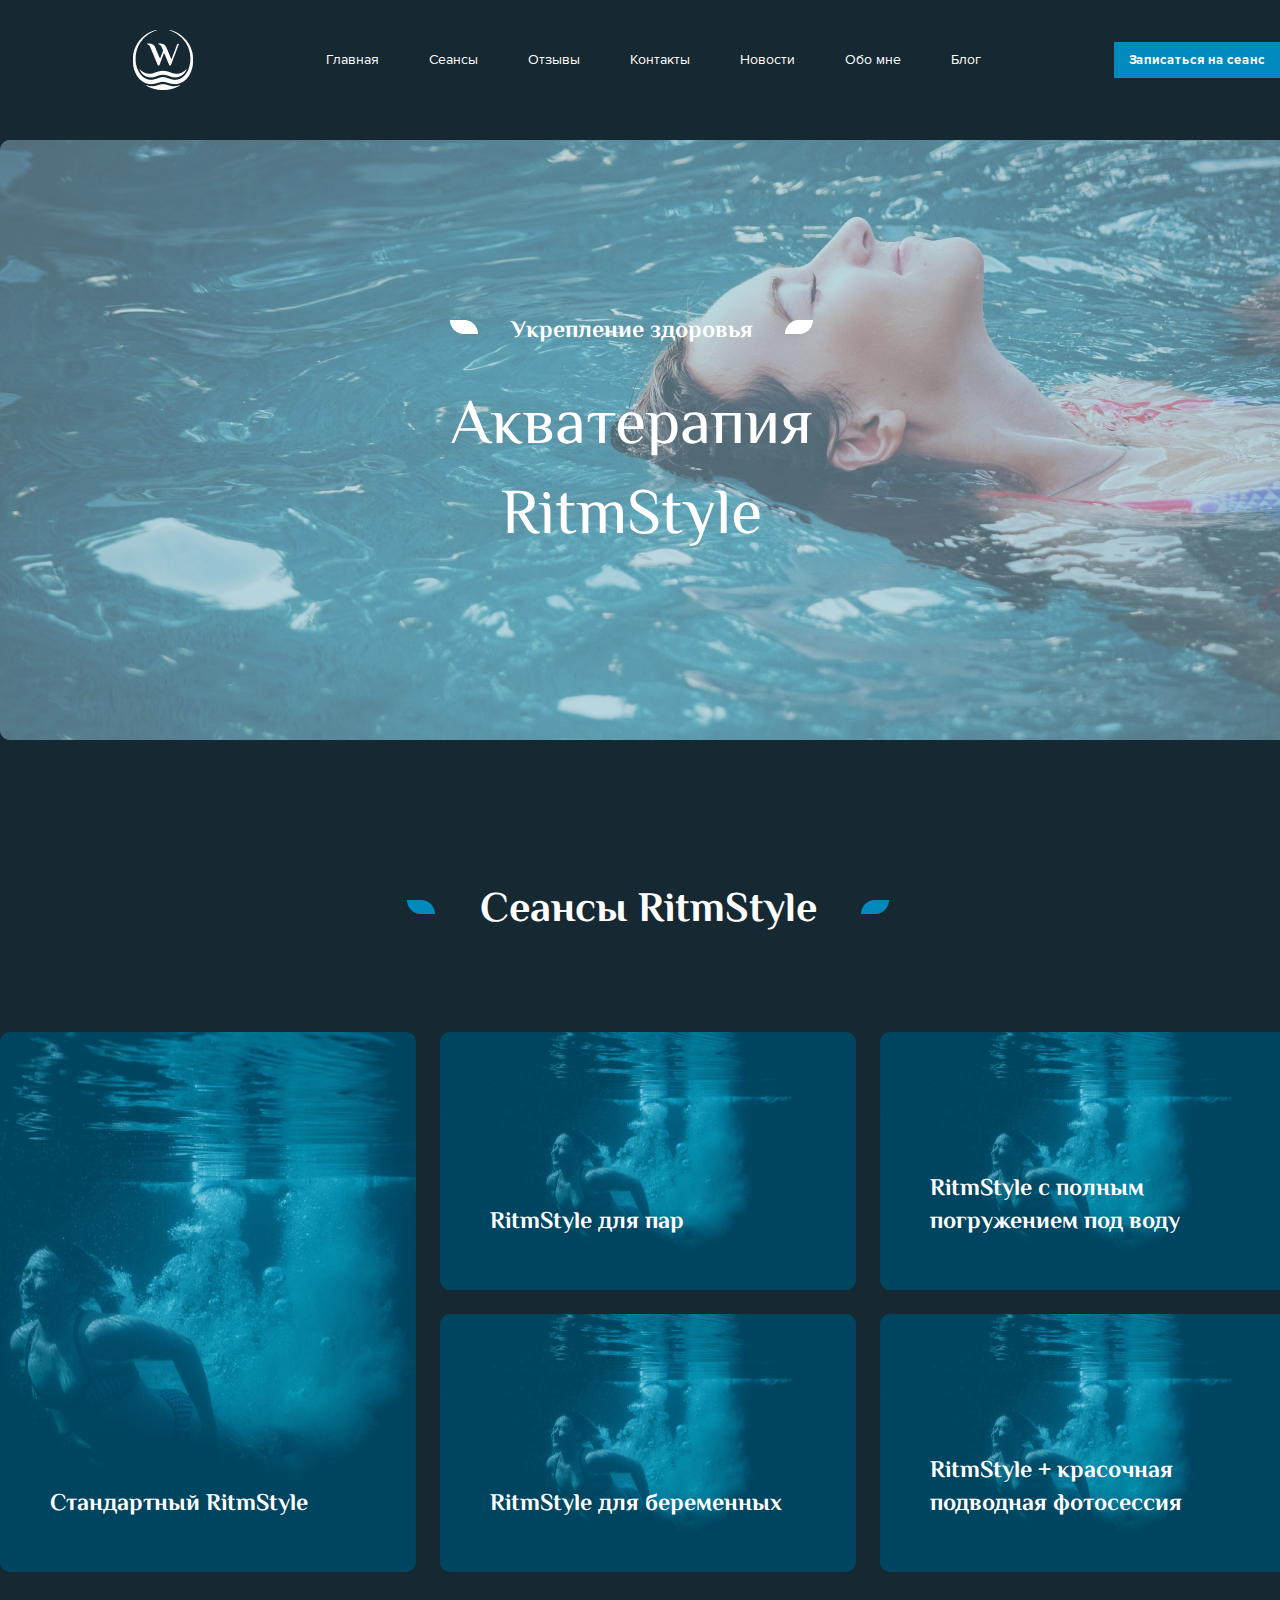
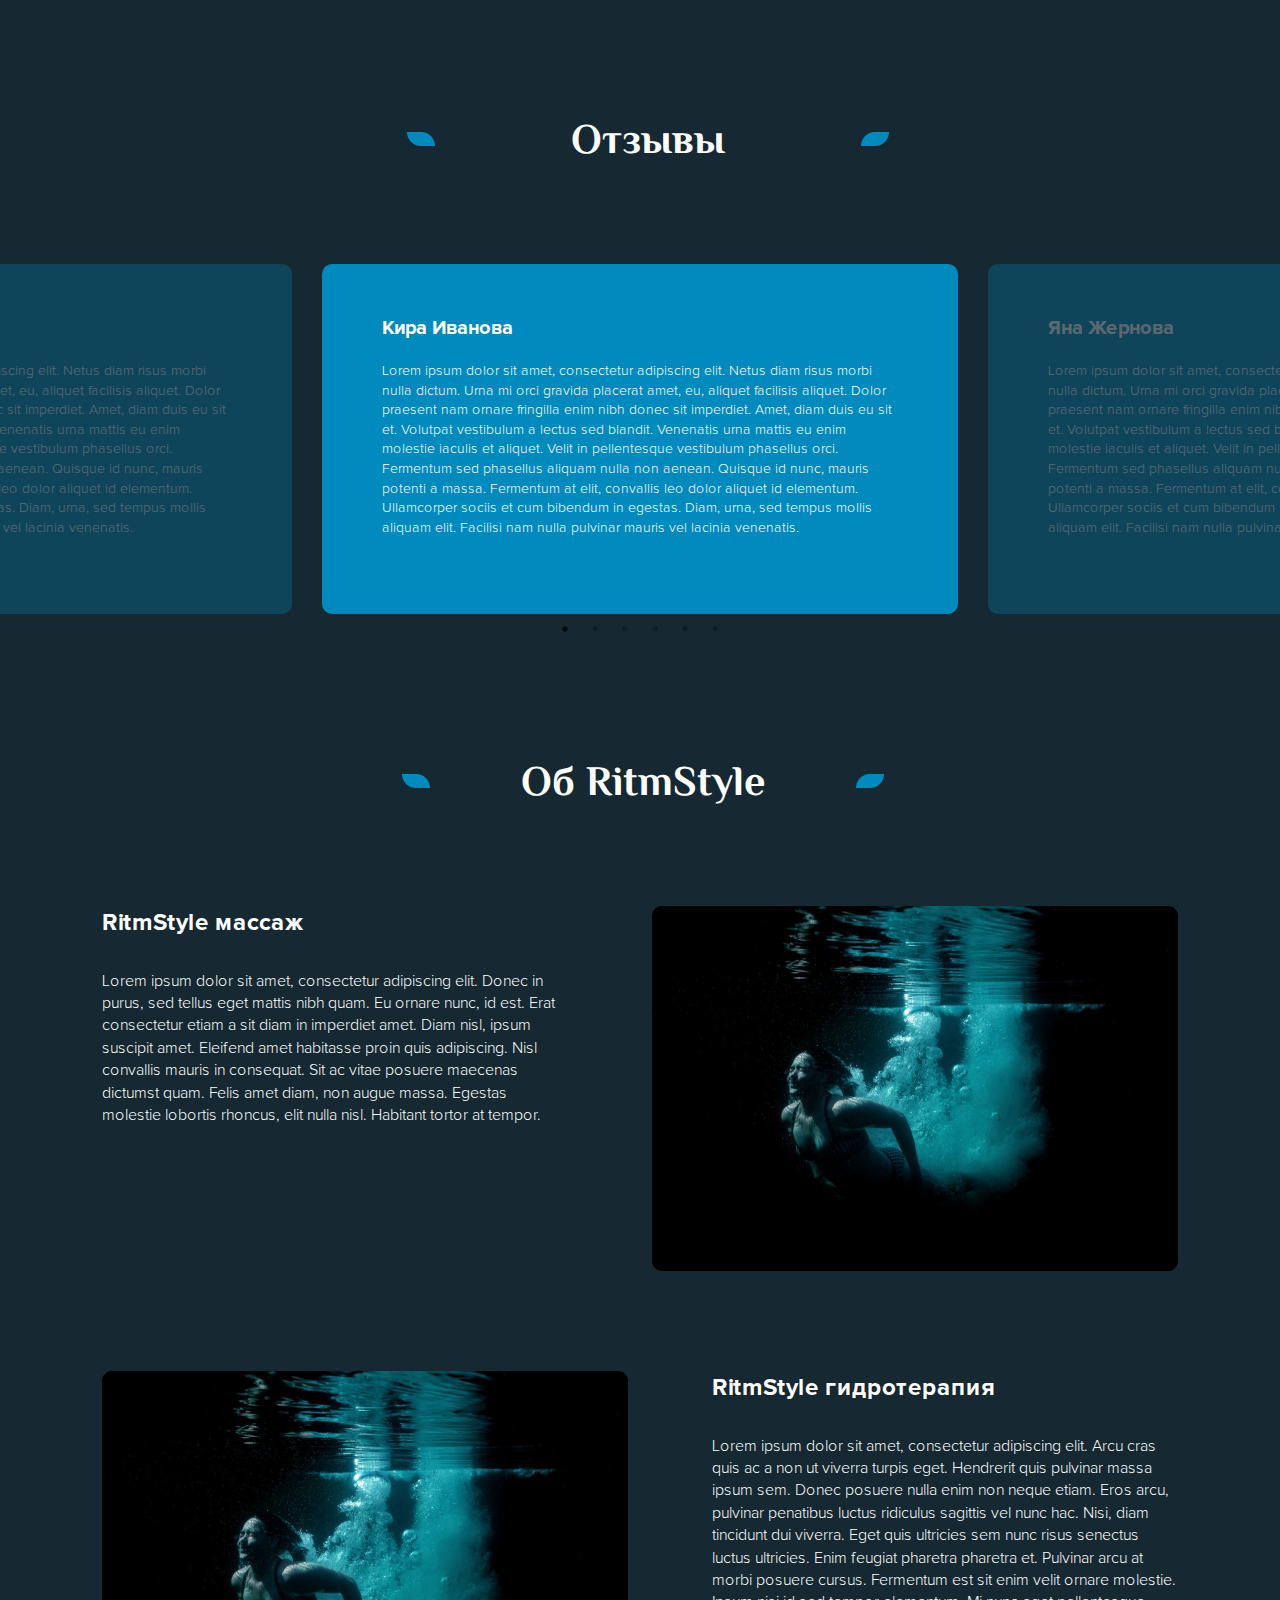
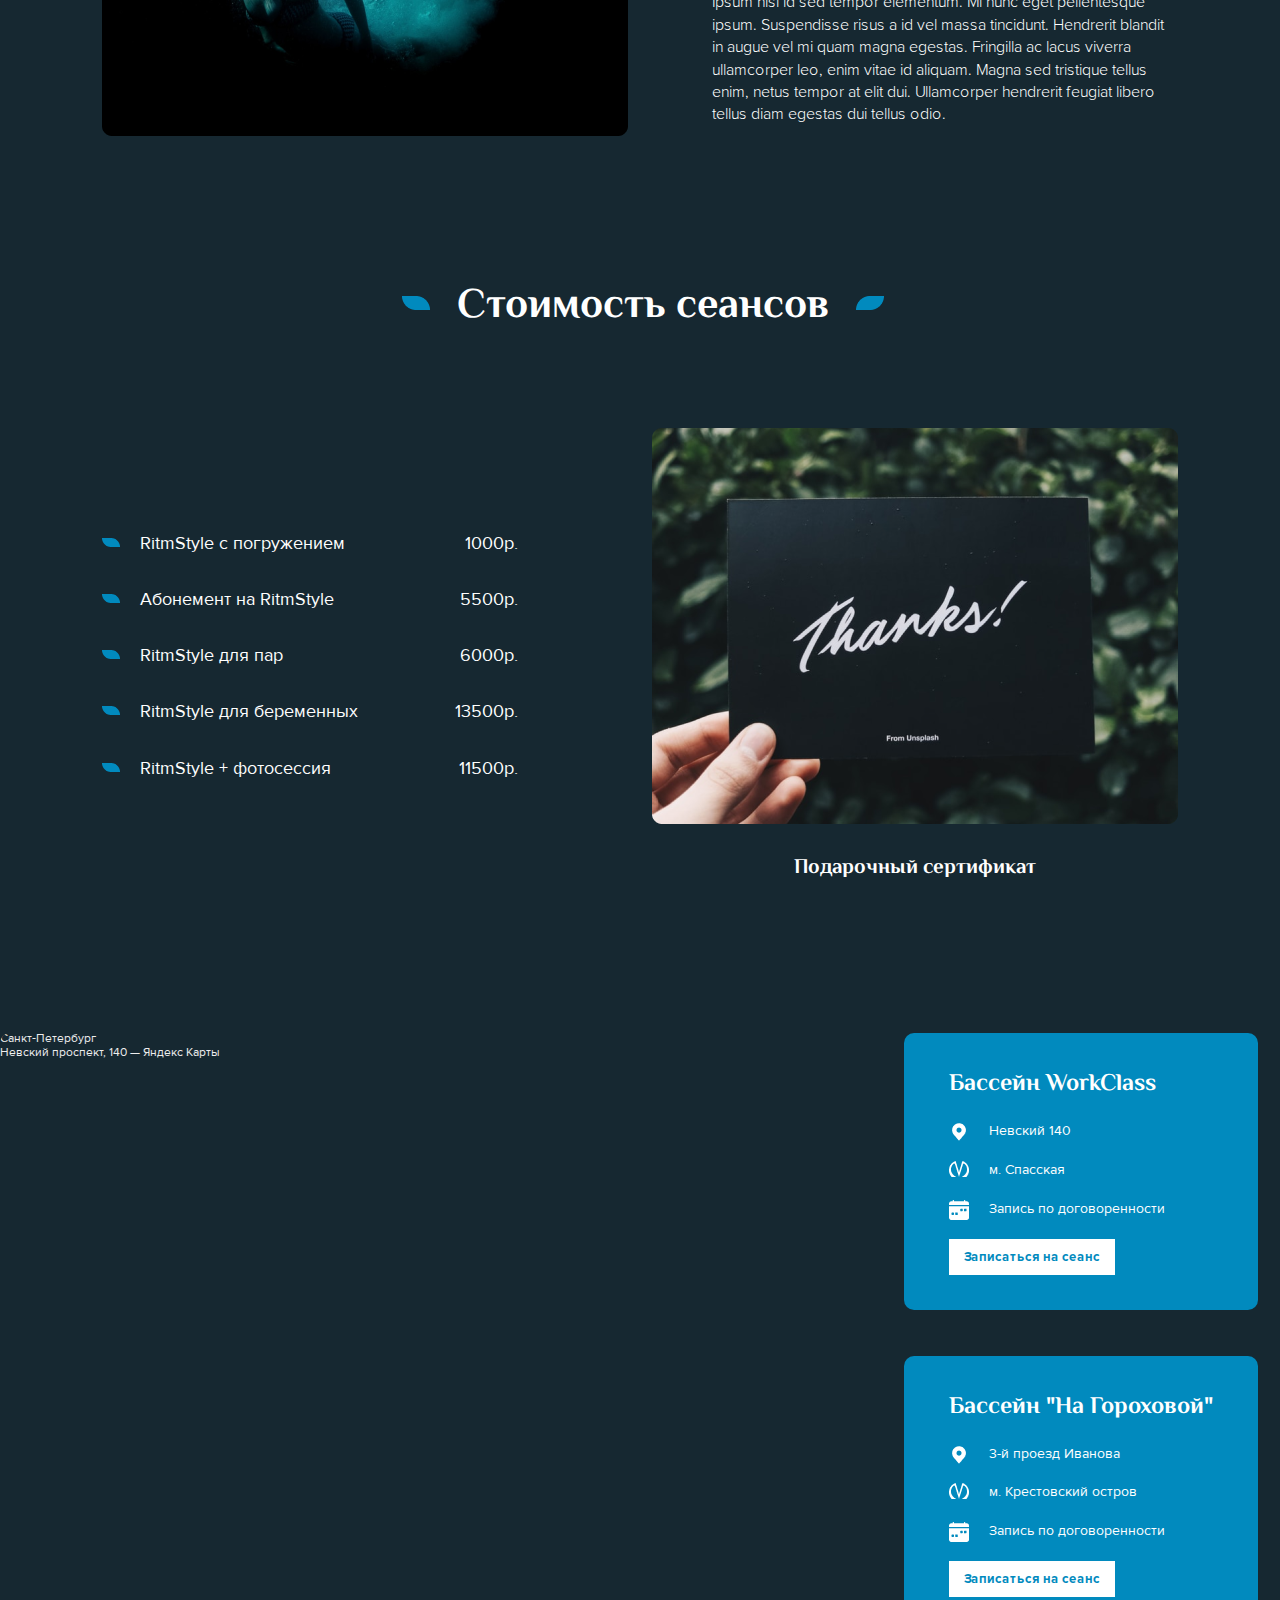
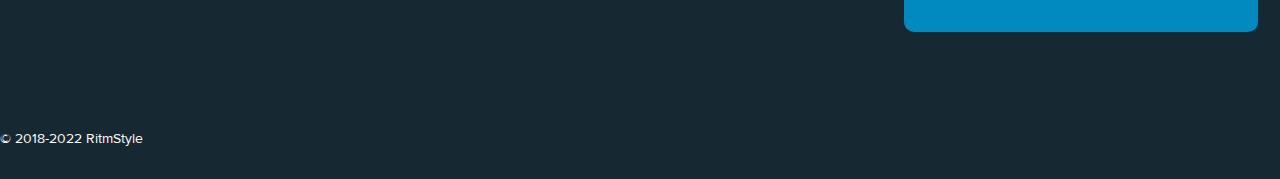
<file: index.html>
<!DOCTYPE html>
<html lang="ru">
<head>
  <meta charset="UTF-8">
  <meta http-equiv="X-UA-Compatible" content="IE=edge">
  <meta name="viewport" content="width=device-width,initial-scale=1,maximum-scale=1,user-scalable=no"/>
  <link rel="stylesheet" href="./css/style.css">
  <link href="https://fonts.googleapis.com/css?family=El+Messiri:700" rel="stylesheet" />
  <link rel="stylesheet" href="./js/slick/slick.css">
  <link rel="stylesheet" href="./js/slick/slick-theme.css">
  <title>no adaptive</title>
</head>
<body>
  <div class="wrapper">
    <header class="header">
      <div class="container">
        <div class="header__body">
          <div class="header__burger">
            <span></span>
          </div>
          <div class="header__logo"><img src="./image/logo.png" alt=""></div>
          <ul class="header__list">
            <li class="header__li"><a href="#page">Главная</a></li>
            <li class="header__li"><a href="#sessions">Сеансы</a></li>
            <li class="header__li"><a href="#reviews">Отзывы</a></li>
            <li class="header__li"><a href="#info">Контакты</a></li>
            <li class="header__li"><a href="./html/news.html">Новости</a></li>
            <li class="header__li"><a href="./html/new-format.html">Обо мне</a></li>
            <li class="header__li"><a href="./html/blog.html">Блог</a></li>
          </ul>
          <button class="header__button btn-blue">Записаться на сеанс</button>
        </div>
      </div>
    </header>
    <main class="main">
        <div class="page" id="page">
          <div class="container">
            <div class="page__body">
                <div class="page__image">
                  <img src="./image/main-image.png" alt="">
                  <div class="page__text">
                  <div class="page__up-title">Укрепление здоровья</div>
                  <div class="page__title">
                    <h1>Акватерапия <br>
                      RitmStyle</h1>
                  </div>
                </div>
                </div>
            </div>
          </div>
        </div>
        <div class="sessions" id="sessions">
          <div class="container">
            <div class="sessions__body">
              <div class="sessions__title title">Сеансы RitmStyle</div>
              <div class="sessions__colums">
                <div class="sessions__colum">
                  <div class="sessions__items">
                    <div class="sessions__image">
                      <img src="./image/unsplash_TnOyyEtrKd0.png" alt="">
                      <div class="sessions__subimage-text">
                        Стандартный RitmStyle
                      </div>
                    </div>
                  </div>
                </div>
                <div class="sessions__colum">
                  <div class="sessions__items">
                    <div class="sessions__image">
                      <img src="./image/fasf.png" alt="">
                      <div class="sessions__subimage-text">
                        RitmStyle для пар
                      </div>
                    </div>
                    <div class="sessions__image">
                      <img src="./image/fasf.png" alt="">
                      <div class="sessions__subimage-text">
                        RitmStyle для беременных
                      </div>
                    </div>
                  </div>
                </div>
                <div class="sessions__colum">
                  <div class="sessions__items">
                    <div class="sessions__image">
                      <img src="./image/fasf.png" alt="">
                      <div class="sessions__subimage-text">
                        RitmStyle с полным погружением под воду
                      </div>
                    </div>
                    <div class="sessions__image">
                      <img src="./image/fasf.png" alt="">
                      <div class="sessions__subimage-text">
                        RitmStyle + красочная <br> подводная фотосессия
                      </div>
                    </div>
                  </div>
                </div>
              </div>
            </div>
          </div>
        </div>
        <div class="reviews" id="reviews">
          <div class="reviews__container">
            <div class="reviews__body">
              <div class="container">
              <div class="reviews__title title">
                Отзывы
              </div></div>
              <div class="reviews__slider">
                <div class="reviews__slider-obetka">
                <div class="reviews__slider-block">
                <div class="reviews__slider-name">Кира Иванова</div>
                <div class="reviews__slider-content">Lorem ipsum dolor sit amet, consectetur adipiscing elit. Netus diam risus morbi nulla dictum. Urna mi orci gravida placerat amet, eu, aliquet facilisis aliquet. Dolor praesent nam ornare fringilla enim nibh donec sit imperdiet. Amet, diam duis eu sit et. Volutpat vestibulum a lectus sed blandit.
                  Venenatis urna mattis eu enim molestie iaculis et aliquet. Velit in pellentesque vestibulum phasellus orci. Fermentum sed phasellus aliquam nulla non aenean. Quisque id nunc, mauris potenti a massa. Fermentum at elit, convallis leo dolor aliquet id elementum. Ullamcorper sociis et cum bibendum in egestas. Diam, urna, sed tempus mollis aliquam elit. Facilisi nam nulla pulvinar mauris vel lacinia venenatis. </div>
              </div></div>
              <div class="reviews__slider-obetka">
              <div class="reviews__slider-block">
                <div class="reviews__slider-name">Яна Жернова</div>
                <div class="reviews__slider-content">Lorem ipsum dolor sit amet, consectetur adipiscing elit. Netus diam risus morbi nulla dictum. Urna mi orci gravida placerat amet, eu, aliquet facilisis aliquet. Dolor praesent nam ornare fringilla enim nibh donec sit imperdiet. Amet, diam duis eu sit et. Volutpat vestibulum a lectus sed blandit.
                  Venenatis urna mattis eu enim molestie iaculis et aliquet. Velit in pellentesque vestibulum phasellus orci. Fermentum sed phasellus aliquam nulla non aenean. Quisque id nunc, mauris potenti a massa. Fermentum at elit, convallis leo dolor aliquet id elementum. Ullamcorper sociis et cum bibendum in egestas. Diam, urna, sed tempus mollis aliquam elit. Facilisi nam nulla pulvinar mauris vel lacinia venenatis. </div>
              </div></div>
              <div class="reviews__slider-obetka">
              <div class="reviews__slider-block">
                <div class="reviews__slider-name">Александра Дмитриева</div>
                <div class="reviews__slider-content">Lorem ipsum dolor sit amet, consectetur adipiscing elit. Netus diam risus morbi nulla dictum. Urna mi orci gravida placerat amet, eu, aliquet facilisis aliquet. Dolor praesent nam ornare fringilla enim nibh donec sit imperdiet. Amet, diam duis eu sit et. Volutpat vestibulum a lectus sed blandit.
                  Venenatis urna mattis eu enim molestie iaculis et aliquet. Velit in pellentesque vestibulum phasellus orci. Fermentum sed phasellus aliquam nulla non aenean. Quisque id nunc, mauris potenti a massa. Fermentum at elit, convallis leo dolor aliquet id elementum. Ullamcorper sociis et cum bibendum in egestas. Diam, urna, sed tempus mollis aliquam elit. Facilisi nam nulla pulvinar mauris vel lacinia venenatis. </div>
              </div>
            </div>
            <div class="reviews__slider-obetka">
              <div class="reviews__slider-block">
              <div class="reviews__slider-name">Кира Иванова</div>
              <div class="reviews__slider-content">Lorem ipsum dolor sit amet, consectetur adipiscing elit. Netus diam risus morbi nulla dictum. Urna mi orci gravida placerat amet, eu, aliquet facilisis aliquet. Dolor praesent nam ornare fringilla enim nibh donec sit imperdiet. Amet, diam duis eu sit et. Volutpat vestibulum a lectus sed blandit.
                Venenatis urna mattis eu enim molestie iaculis et aliquet. Velit in pellentesque vestibulum phasellus orci. Fermentum sed phasellus aliquam nulla non aenean. Quisque id nunc, mauris potenti a massa. Fermentum at elit, convallis leo dolor aliquet id elementum. Ullamcorper sociis et cum bibendum in egestas. Diam, urna, sed tempus mollis aliquam elit. Facilisi nam nulla pulvinar mauris vel lacinia venenatis. </div>
            </div></div>
            <div class="reviews__slider-obetka">
            <div class="reviews__slider-block">
              <div class="reviews__slider-name">Яна Жернова</div>
              <div class="reviews__slider-content">Lorem ipsum dolor sit amet, consectetur adipiscing elit. Netus diam risus morbi nulla dictum. Urna mi orci gravida placerat amet, eu, aliquet facilisis aliquet. Dolor praesent nam ornare fringilla enim nibh donec sit imperdiet. Amet, diam duis eu sit et. Volutpat vestibulum a lectus sed blandit.
                Venenatis urna mattis eu enim molestie iaculis et aliquet. Velit in pellentesque vestibulum phasellus orci. Fermentum sed phasellus aliquam nulla non aenean. Quisque id nunc, mauris potenti a massa. Fermentum at elit, convallis leo dolor aliquet id elementum. Ullamcorper sociis et cum bibendum in egestas. Diam, urna, sed tempus mollis aliquam elit. Facilisi nam nulla pulvinar mauris vel lacinia venenatis. </div>
            </div></div>
            <div class="reviews__slider-obetka">
            <div class="reviews__slider-block">
              <div class="reviews__slider-name">Александра Дмитриева</div>
              <div class="reviews__slider-content">Lorem ipsum dolor sit amet, consectetur adipiscing elit. Netus diam risus morbi nulla dictum. Urna mi orci gravida placerat amet, eu, aliquet facilisis aliquet. Dolor praesent nam ornare fringilla enim nibh donec sit imperdiet. Amet, diam duis eu sit et. Volutpat vestibulum a lectus sed blandit.
                Venenatis urna mattis eu enim molestie iaculis et aliquet. Velit in pellentesque vestibulum phasellus orci. Fermentum sed phasellus aliquam nulla non aenean. Quisque id nunc, mauris potenti a massa. Fermentum at elit, convallis leo dolor aliquet id elementum. Ullamcorper sociis et cum bibendum in egestas. Diam, urna, sed tempus mollis aliquam elit. Facilisi nam nulla pulvinar mauris vel lacinia venenatis. </div>
            </div>
          </div>
              </div>
              
              </div>
            </div>
          </div>
          <div class="info" >
              <div class="info__container">
                <div class="info__body">
                  <div class="info__title title">Об RitmStyle</div>
                  <div class="info__columns">
                    <div class="info__colum">
                      <div class="info__colum-items">
                        <div class="info__colum-items-content">
                              <div class="info__colum-items-content-title">RitmStyle массаж </div>
                              <div class="info__colum-items-content-text">Lorem ipsum dolor sit amet, consectetur adipiscing elit. Donec in purus, sed tellus eget mattis nibh quam. Eu ornare nunc, id est. Erat consectetur etiam a sit diam in imperdiet amet. Diam nisl, ipsum suscipit amet. Eleifend amet habitasse proin quis adipiscing.
                                Nisl convallis mauris in consequat. Sit ac vitae posuere maecenas dictumst quam. Felis amet diam, non augue massa. Egestas molestie lobortis rhoncus, elit nulla nisl. Habitant tortor at tempor.</div>
                        </div>
                        <div class="info__colum-items-image">
                            <img src="./image/info-image.png" alt="">
                        </div>
                      </div>
                    </div>
                    <div class="info__colum">
                      <div class="info__colum-items">
                        <div class="info__colum-items-image">
                            <img src="./image/info-image.png" alt="">
                        </div>
                        <div class="info__colum-items-content">
                              <div class="info__colum-items-content-title">RitmStyle гидротерапия </div>
                              <div class="info__colum-items-content-text">Lorem ipsum dolor sit amet, consectetur adipiscing elit. Arcu cras quis ac a non ut viverra turpis eget. Hendrerit quis pulvinar massa ipsum sem. Donec posuere nulla enim non neque etiam. Eros arcu, pulvinar penatibus luctus ridiculus sagittis vel nunc hac. Nisi, diam tincidunt dui viverra. Eget quis ultricies sem nunc risus senectus luctus ultricies. Enim feugiat pharetra pharetra et.
                                Pulvinar arcu at morbi posuere cursus. Fermentum est sit enim velit ornare molestie. Ipsum nisi id sed tempor elementum. Mi nunc eget pellentesque ipsum. Suspendisse risus a id vel massa tincidunt. Hendrerit blandit in augue vel mi quam magna egestas. Fringilla ac lacus viverra ullamcorper leo, enim vitae id aliquam. Magna sed tristique tellus enim, netus tempor at elit dui. Ullamcorper hendrerit feugiat libero tellus diam egestas dui tellus odio.</div>
                        </div>
                      </div>
                    </div>
                  </div>
                </div>
              </div>
          </div>
          <div class="price">
            <div class="info__container">
                <div class="price__body">
                  <div class="price__title title">Стоимость сеансов</div>
                    <div class="price__columns">
                      <div class="price__colum">
                        <div class="price__items">
                          <ul class="price__items-list">
                            <li class="price__items-li">RitmStyle с погружением<span>1000р.</span></li>
                            <li class="price__items-li">Абонемент на RitmStyle<span>5500р.</span></li>
                            <li class="price__items-li">RitmStyle для пар<span>6000р.</span></li>
                            <li class="price__items-li">RitmStyle для беременных<span>13500р.</span></li>
                            <li class="price__items-li">RitmStyle +  фотосессия<span>11500р.</span></li>
                          </ul>
                        </div>
                      </div>
                      <div class="price__colum">
                        <div class="price__items">
                          <div class="price__items-image">
                            <img src="./image/sertificat.png" alt="">
                          </div>
                          <div class="price__items-text">Подарочный сертификат </div>
                        </div>
                      </div>
                    </div>
                </div>
            </div>
          </div>
          <div class="map" id="info">
            <div class="container">
              <div class="map__body">
                <div class="map__map">
                  <div style="position:relative;overflow:hidden;"><a href="https://yandex.ru/maps/2/saint-petersburg/?utm_medium=mapframe&utm_source=maps" style="color:#eee;font-size:12px;position:absolute;top:0px;">Санкт‑Петербург</a><a href="https://yandex.ru/maps/2/saint-petersburg/house/nevskiy_prospekt_140/Z0kYdQFpSUQFQFtjfXVzeHRmZw==/?indoorLevel=1&ll=30.369012%2C59.929854&utm_medium=mapframe&utm_source=maps&z=17.14" style="color:#eee;font-size:12px;position:absolute;top:14px;">Невский проспект, 140 — Яндекс Карты</a><iframe src="https://yandex.ru/map-widget/v1/-/CCUBQEBNdD" width="856" height="604" frameborder="1" allowfullscreen="true" style="position:relative;"></iframe></div>
                </div>
                  <div class="map__card">
                    <div class="map__card-one">
                      
                        <div class="map__card-title">
                          Бассейн WorkClass
                        </div>
                        <div class="map__card-adress">
                          Невский 140
                        </div>
                        <div class="map__card-hto">
                          м. Спасская
                        </div>
                        <div class="map__card-zapic">
                          Запись по договоренности
                        </div>
                        <button class="map__card-btn btn-blue">Записаться на сеанс</button>
                    </div>
                    <div class="map__card-two">
                      <div class="map__card-title">
                        Бассейн "На Гороховой"
                      </div>
                      <div class="map__card-adress">
                        3-й проезд Иванова
                      </div>
                      <div class="map__card-hto">
                        м. Крестовский остров
                      </div>
                      <div class="map__card-zapic">
                        Запись по договоренности
                      </div>
                      <button class="map__card-btn btn-blue">Записаться на сеанс</button>
                    </div>
                  </div>
              </div>
            </div>
          </div>
        </div>
    </main>
    <footer class="footer">
      <div class="container">
        <div class="footer__body">
          <div class="footer__text">
            © 2018-2022 RitmStyle
          </div>
        </div>
      </div>
    </footer>
  </div>
  <script src="https://code.jquery.com/jquery-3.6.0.min.js"></script>
    <script src="./js/slick/slick.min.js"></script>
    <script src="./js/script.js"></script>
</body>
</html>
</file>
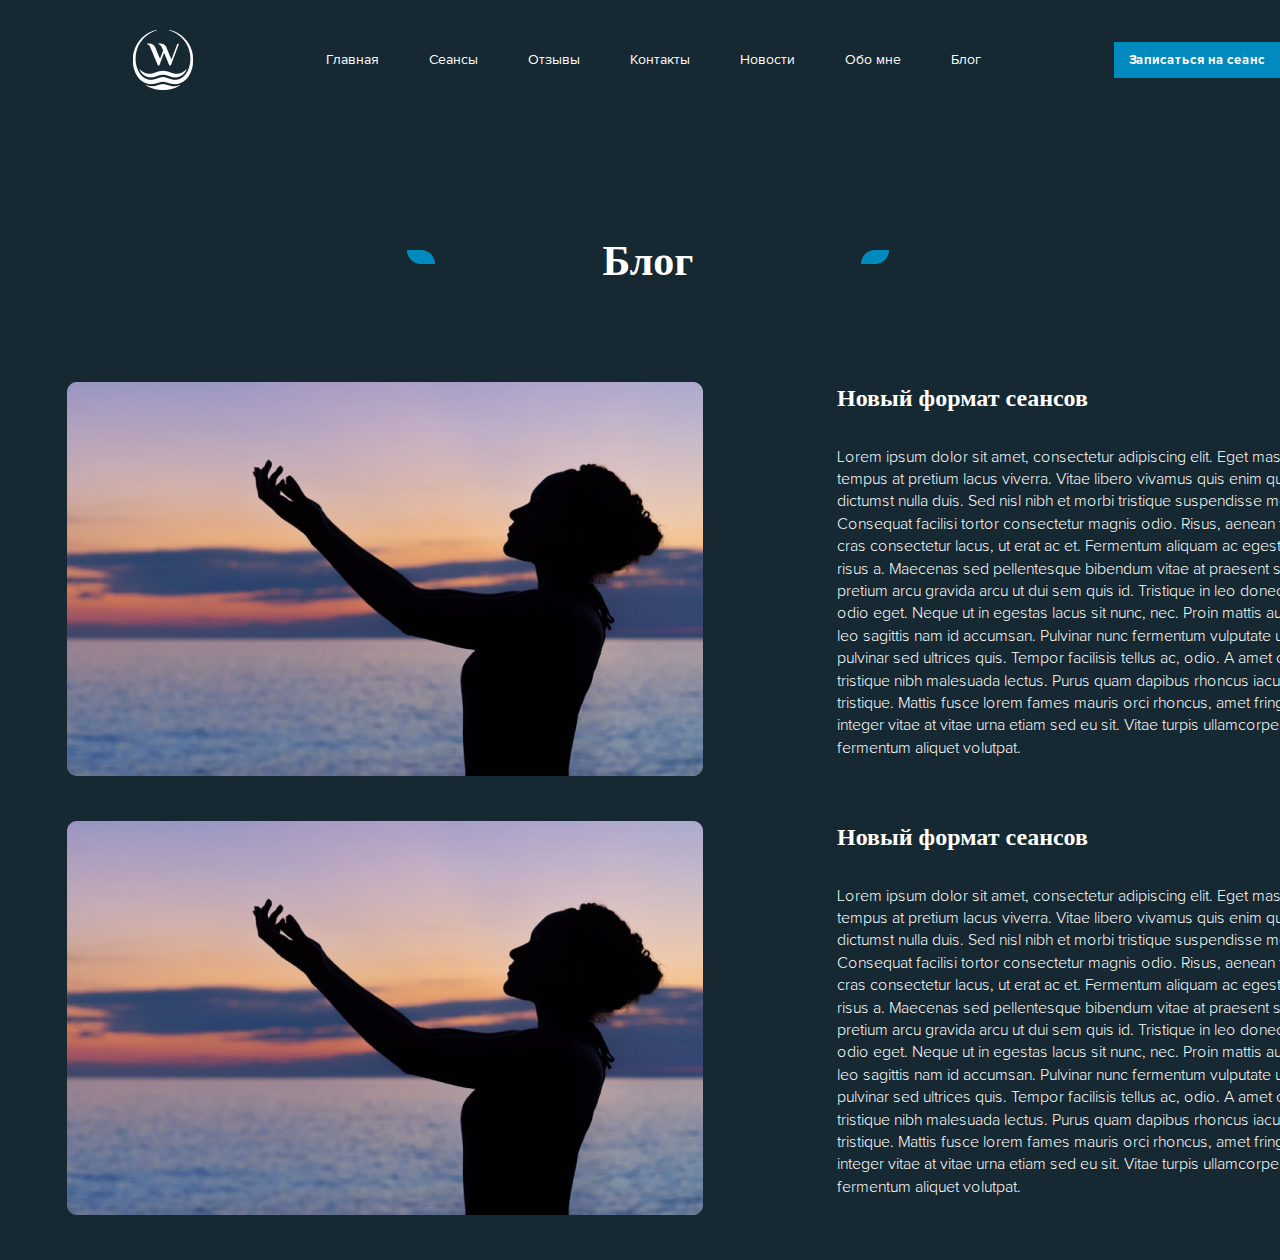
<file: html/blog.html>
<!DOCTYPE html>
<html lang="ru">
<head>
  <meta charset="UTF-8">
<title>no adaptive</title>
  <meta http-equiv="X-UA-Compatible" content="IE=edge">
  <meta name="viewport" content="width=device-width, initial-scale=1.0">
  <link rel="stylesheet" href="../css/style.css">
</head>
<body>
  <div class="wrapper">
    <header class="header">
      <div class="container">
        <div class="header__body">
          <div class="header__burger">
            <span></span>
          </div>
          <div class="header__logo"><img src="../image/logo.png" alt=""></div>
          <ul class="header__list">
            <li class="header__li"><a href="../index.html">Главная</a></li>
            <li class="header__li"><a href="../index.html">Сеансы</a></li>
            <li class="header__li"><a href="../index.html">Отзывы</a></li>
            <li class="header__li"><a href="../index.html">Контакты</a></li>
            <li class="header__li"><a href="./news.html">Новости</a></li>
            <li class="header__li"><a href="./new-format.html">Обо мне</a></li>
            <li class="header__li"><a href="">Блог</a></li>
          </ul>
          <button class="header__button btn-blue">Записаться на сеанс</button>
        </div>
      </div>
    </header>
    <main class="main">
        <div class="new">
          <div class="container">
            <div class="new__body">
              <div class="new__title title">
                Блог
              </div>
              <div class="new__colums">
                <div class="new__colum">
                  <div class="new__items">
                    <div class="new__items-image">
                      <img src="../image/image.png" alt="">
                    </div>
                  </div>
                </div>
                <div class="new__colum">
                  <div class="new__items">
                    <div class="new__items-title">
                      Новый формат сеансов
                    </div>
                    <div class="new__items-text">
                      Lorem ipsum dolor sit amet, consectetur adipiscing elit. Eget massa vitae tempus at pretium lacus viverra. Vitae libero vivamus quis enim quam vitae dictumst nulla duis. Sed nisl nibh et morbi tristique suspendisse morbi. Consequat facilisi tortor consectetur magnis odio. Risus, aenean tortor cras consectetur lacus, ut erat ac et. Fermentum aliquam ac egestas eget risus a. Maecenas sed pellentesque bibendum vitae at praesent sed. Amet pretium arcu gravida arcu ut dui sem quis id. Tristique in leo donec proin odio eget. Neque ut in egestas lacus sit nunc, nec. Proin mattis augue sit leo sagittis nam id accumsan. Pulvinar nunc fermentum vulputate ultrices pulvinar sed ultrices quis.
                      Tempor facilisis tellus ac, odio. A amet congue tristique nibh malesuada lectus. Purus quam dapibus rhoncus iaculis amet tristique. Mattis fusce lorem fames mauris orci rhoncus, amet fringilla. Quis integer vitae at vitae urna etiam sed eu sit.
                      Vitae turpis ullamcorper habitant fermentum aliquet volutpat. 
                    </div>
                  </div>
                </div>
              </div>
              <div class="new__colums">
                <div class="new__colum">
                  <div class="new__items">
                    <div class="new__items-image">
                      <img src="../image/image.png" alt="">
                    </div>
                  </div>
                </div>
                <div class="new__colum">
                  <div class="new__items">
                    <div class="new__items-title">
                      Новый формат сеансов
                    </div>
                    <div class="new__items-text">
                      Lorem ipsum dolor sit amet, consectetur adipiscing elit. Eget massa vitae tempus at pretium lacus viverra. Vitae libero vivamus quis enim quam vitae dictumst nulla duis. Sed nisl nibh et morbi tristique suspendisse morbi. Consequat facilisi tortor consectetur magnis odio. Risus, aenean tortor cras consectetur lacus, ut erat ac et. Fermentum aliquam ac egestas eget risus a. Maecenas sed pellentesque bibendum vitae at praesent sed. Amet pretium arcu gravida arcu ut dui sem quis id. Tristique in leo donec proin odio eget. Neque ut in egestas lacus sit nunc, nec. Proin mattis augue sit leo sagittis nam id accumsan. Pulvinar nunc fermentum vulputate ultrices pulvinar sed ultrices quis.
                      Tempor facilisis tellus ac, odio. A amet congue tristique nibh malesuada lectus. Purus quam dapibus rhoncus iaculis amet tristique. Mattis fusce lorem fames mauris orci rhoncus, amet fringilla. Quis integer vitae at vitae urna etiam sed eu sit.
                      Vitae turpis ullamcorper habitant fermentum aliquet volutpat. 
                    </div>
                  </div>
                </div>
              </div>
            </div>
          </div>
        </div>
    </main>
  </div>
  <script src="../js/script.js"></script>
</body>
</html>
</file>
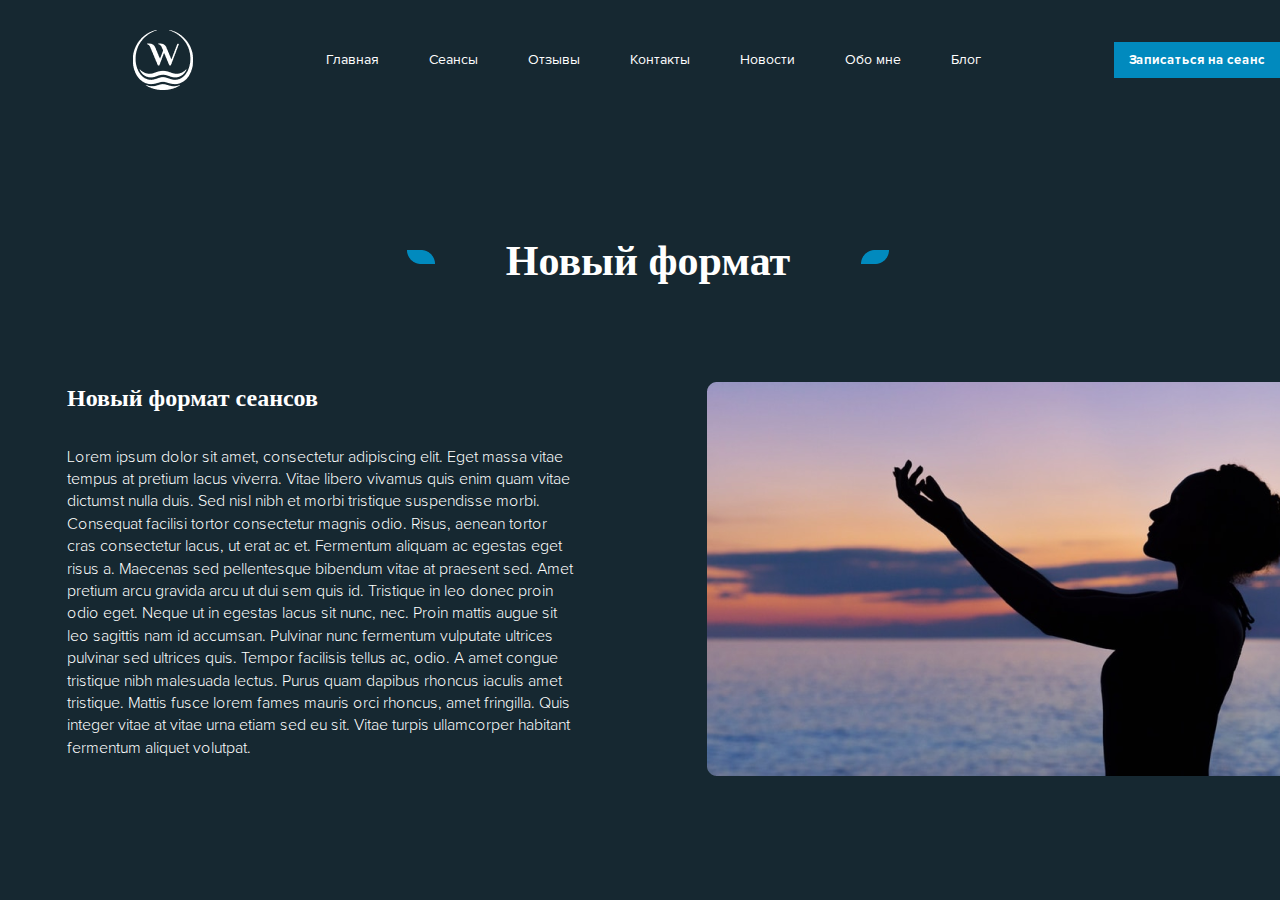
<file: html/new-format.html>
<!DOCTYPE html>
<html lang="ru">
<head>
  <meta charset="UTF-8">
<title>no adaptive</title>
  <meta http-equiv="X-UA-Compatible" content="IE=edge">
  <meta name="viewport" content="width=device-width, initial-scale=1.0">
  <link rel="stylesheet" href="../css/style.css">
</head>
<body>
  <div class="wrapper">
    <header class="header">
      <div class="container">
        <div class="header__body">
          <div class="header__burger">
            <span></span>
          </div>
          <div class="header__logo"><img src="../image/logo.png" alt=""></div>
          <ul class="header__list">
            <li class="header__li"><a href="../index.html">Главная</a></li>
            <li class="header__li"><a href="../index.html">Сеансы</a></li>
            <li class="header__li"><a href="../index.html">Отзывы</a></li>
            <li class="header__li"><a href="../index.html">Контакты</a></li>
            <li class="header__li"><a href="./news.html">Новости</a></li>
            <li class="header__li"><a href="./new-format.html">Обо мне</a></li>
            <li class="header__li"><a href="./blog.html">Блог</a></li>
          </ul>
          <button class="header__button btn-blue">Записаться на сеанс</button>
        </div>
      </div>
    </header>
    <main class="main">
        <div class="new">
          <div class="container">
            <div class="new__body">
              <div class="new__title title">
                Новый формат
              </div>
              <div class="new__colums">
                <div class="new__colum">
                  <div class="new__items">
                    <div class="new__items-title">
                      Новый формат сеансов
                    </div>
                    <div class="new__items-text">
                      Lorem ipsum dolor sit amet, consectetur adipiscing elit. Eget massa vitae tempus at pretium lacus viverra. Vitae libero vivamus quis enim quam vitae dictumst nulla duis. Sed nisl nibh et morbi tristique suspendisse morbi. Consequat facilisi tortor consectetur magnis odio. Risus, aenean tortor cras consectetur lacus, ut erat ac et. Fermentum aliquam ac egestas eget risus a. Maecenas sed pellentesque bibendum vitae at praesent sed. Amet pretium arcu gravida arcu ut dui sem quis id. Tristique in leo donec proin odio eget. Neque ut in egestas lacus sit nunc, nec. Proin mattis augue sit leo sagittis nam id accumsan. Pulvinar nunc fermentum vulputate ultrices pulvinar sed ultrices quis.
                      Tempor facilisis tellus ac, odio. A amet congue tristique nibh malesuada lectus. Purus quam dapibus rhoncus iaculis amet tristique. Mattis fusce lorem fames mauris orci rhoncus, amet fringilla. Quis integer vitae at vitae urna etiam sed eu sit.
                      Vitae turpis ullamcorper habitant fermentum aliquet volutpat. 
                    </div>
                  </div>
                </div>
                <div class="new__colum">
                  <div class="new__items">
                    <div class="new__items-image">
                      <img src="../image/image.png" alt="">
                    </div>
                  </div>
                </div>
              </div>
            </div>
          </div>
        </div>
    </main>
  </div>
  <script src="../js/script.js"></script>
</body>
</html>
</file>
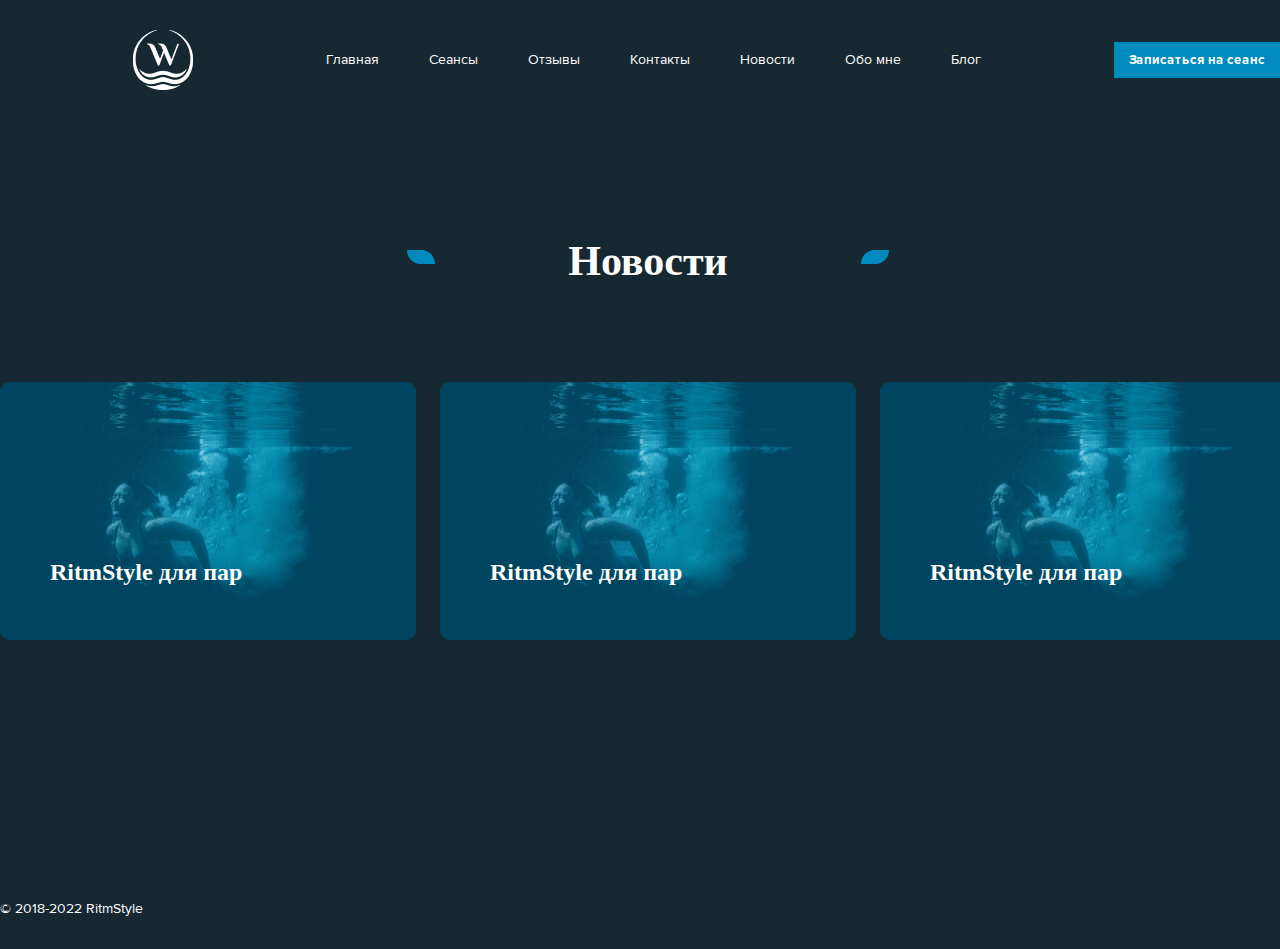
<file: html/news.html>
<!DOCTYPE html>
<html lang="ru">
<head>
  <meta charset="UTF-8">
<title>no adaptive</title>
  <meta http-equiv="X-UA-Compatible" content="IE=edge">
  <meta name="viewport" content="width=device-width, initial-scale=1.0">
  <link rel="stylesheet" href="../css/style.css">
</head>
<body>
  <div class="wrapper">
    <header class="header">
      <div class="container">
        <div class="header__body">
          <div class="header__burger">
            <span></span>
          </div>
          <div class="header__logo"><img src="../image/logo.png" alt=""></div>
          <ul class="header__list">
            <li class="header__li"><a href="../index.html">Главная</a></li>
            <li class="header__li"><a href="../index.html">Сеансы</a></li>
            <li class="header__li"><a href="../index.html">Отзывы</a></li>
            <li class="header__li"><a href="../index.html">Контакты</a></li>
            <li class="header__li"><a href="./news.html">Новости</a></li>
            <li class="header__li"><a href="./new-format.html">Обо мне</a></li>
            <li class="header__li"><a href="./blog.html">Блог</a></li>
          </ul>
          <button class="header__button btn-blue">Записаться на сеанс</button>
        </div>
      </div>
    </header>
    <main class="main">
      <div class="container">
        <div class="main__body">
          <div class="main__title title">
            Новости
          </div>
          <div class="sessions__colums">
          <div class="sessions__colum">
            <div class="sessions__items">
              <div class="sessions__image">
                <img src="../image/fasf.png" alt="">
                <div class="sessions__subimage-text">
                  RitmStyle для пар
                </div>
              </div>
            </div>
          </div>
          <div class="sessions__colum">
            <div class="sessions__items">
              <div class="sessions__image">
                <img src="../image/fasf.png" alt="">
                <div class="sessions__subimage-text">
                  RitmStyle для пар
                </div>
              </div>
            </div>
          </div>
          <div class="sessions__colum">
            <div class="sessions__items">
              <div class="sessions__image">
                <img src="../image/fasf.png" alt="">
                <div class="sessions__subimage-text">
                  RitmStyle для пар
                </div>
              </div>
            </div>
          </div>
          </div>
                </div>
              </div>
            </div>
        </div>
      </div>

        
      </div>
    </main >
    <footer class="footer">
      <div class="container">
        <div class="footer__body">
          <div class="footer__text">
            © 2018-2022 RitmStyle
          </div>
        </div>
      </div>
    </footer>
  </div>
  <script src="../js/script.js"></script>
</body>
</html>
</file>
<file: css/style.css>
@charset "UTF-8";
/* обнуление*/
* {
  padding: 0;
  margin: 0;
  border: 0;
}

* *, *::before, *::after {
  -webkit-box-sizing: border-box;
  box-sizing: border-box;
}

:focus, :active {
  outline: none;
}

a:focus, a:active {
  outline: none;
}

nav, footer, header, aside {
  display: block;
}

html, body {
  height: 100%;
  width: 100%;
  font-size: 100%;
  line-height: 1;
  font-size: 14px;
  -ms-text-size-adjust: 100%;
  -moz-text-size-adjust: 100%;
  -webkit-text-size-adjust: 100%;
}

input, button, textarea {
  font-family: inherit;
}

input::-ms-clear {
  display: none;
}

button {
  cursor: pointer;
}

button::-moz-focus-inner {
  padding: 0;
  border: 0;
}

a, a:visited {
  text-decoration: none;
}

a:hover {
  text-decoration: none;
}

ul li {
  list-style: none;
}

img {
  vertical-align: top;
}

h1, h2, h3, h4, h5, h6 {
  font-size: inherit;
  font-weight: 400;
}

/*--------------------*/
@font-face {
  font-family: 'Proxima Nova';
  src: url("../fonts/ProximaNova-Bold.woff2") format("woff2"), url("../fonts/ProximaNova-Bold.woff") format("woff");
  font-weight: bold;
  font-style: normal;
  font-display: swap;
}

@font-face {
  font-family: 'Proxima Nova';
  src: url("../fonts/ProximaNova-BoldIt.woff2") format("woff2"), url("../fonts/ProximaNova-BoldIt.woff") format("woff");
  font-weight: bold;
  font-style: italic;
  font-display: swap;
}

@font-face {
  font-family: 'Proxima Nova';
  src: url("../fonts/ProximaNova-Light.woff2") format("woff2"), url("../fonts/ProximaNova-Light.woff") format("woff");
  font-weight: 300;
  font-style: normal;
  font-display: swap;
}

@font-face {
  font-family: 'Proxima Nova';
  src: url("../fonts/ProximaNova-Regular.woff2") format("woff2"), url("../fonts/ProximaNova-Regular.woff") format("woff");
  font-weight: normal;
  font-style: normal;
  font-display: swap;
}

.btn-blue {
  font-style: normal;
  font-weight: 600;
  font-size: 13px;
  line-height: 140%;
  color: #FFFFFF;
  padding: 9px 15px;
  background-color: #018ABE;
  -webkit-transition: all 0.5s ease;
  transition: all 0.5s ease;
}

.btn-blue:hover {
  background-color: #0618b8;
  -webkit-transition: all 0.5s ease;
  transition: all 0.5s ease;
}

.title {
  font-family: El Messiri;
  font-style: normal;
  font-weight: bold;
  font-size: 42px;
  color: #FFFFFF;
  position: relative;
  text-align: center;
  max-width: 482px;
  margin: 150px 0px 100px 407px;
}

.title::after {
  content: '';
  position: absolute;
  width: 28px;
  height: 14px;
  top: 10px;
  right: 0;
  background: url("../image/blueleft.png") no-repeat;
}

.title::before {
  content: '';
  position: absolute;
  width: 28px;
  height: 14px;
  top: 10px;
  left: 0;
  background: url("../image/bluerigth.png") no-repeat;
}

.new__colums {
  display: -webkit-box;
  display: -ms-flexbox;
  display: flex;
  margin: 0px -67px;
  margin: 0px 0px 45px 0px;
}

.new__colum {
  padding: 0px 67px;
  -webkit-box-flex: 0;
      -ms-flex: 0 0 50%;
          flex: 0 0 50%;
  -webkit-box-align: center;
      -ms-flex-align: center;
          align-items: center;
  -webkit-box-pack: center;
      -ms-flex-pack: center;
          justify-content: center;
}

.new__items-title {
  font-family: 'El Messiri';
  font-style: normal;
  font-weight: 700;
  font-size: 24px;
  line-height: 140%;
  color: #FFFFFF;
  padding: 0px 0px 30px 0px;
}

.new__items-text {
  font-family: 'Proxima Nova';
  font-style: normal;
  font-weight: 300;
  font-size: 16px;
  line-height: 140%;
  color: #FFFFFF;
}

.main {
  -webkit-box-flex: 0;
      -ms-flex: 0 1 auto;
          flex: 0 1 auto;
}

body {
  background-color: #162831;
  font-family: 'Proxima Nova';
}

body a {
  color: inherit;
}

.wrapper {
  display: -webkit-box;
  display: -ms-flexbox;
  display: flex;
  -webkit-box-orient: vertical;
  -webkit-box-direction: normal;
      -ms-flex-direction: column;
          flex-direction: column;
  min-height: 100%;
  overflow: hidden;
}

.container {
  max-width: 1296px;
  margin: 0 auto;
}

.main {
  -webkit-box-flex: 0;
      -ms-flex: 0 1 auto;
          flex: 0 1 auto;
}

.header__body {
  display: -webkit-box;
  display: -ms-flexbox;
  display: flex;
  -webkit-box-pack: justify;
      -ms-flex-pack: justify;
          justify-content: space-between;
  -webkit-box-align: center;
      -ms-flex-align: center;
          align-items: center;
  margin: 30px 0px 0px 0px;
}

.header__list {
  display: -webkit-box;
  display: -ms-flexbox;
  display: flex;
}

.header__list > *:not(:last-child) {
  margin: 0px 50px 0px 0px;
}

.header__li {
  font-style: normal;
  font-weight: normal;
  font-size: 14px;
  line-height: 135%;
  color: #FFFFFF;
  -webkit-transition: all 0.5s ease;
  transition: all 0.5s ease;
}

.header__li:hover {
  color: #0c6863;
  -webkit-transition: all 0.5s ease;
  transition: all 0.5s ease;
}

@media (max-width: 900px) {
  .header__burger {
    position: relative;
    width: 40px;
    height: 30px;
    display: -webkit-box;
    display: -ms-flexbox;
    display: flex;
    cursor: pointer;
  }
  .header__burger span {
    position: absolute;
    background-color: white;
    height: 4px;
    width: 20px;
  }
  .header__burger::before {
    position: absolute;
    background-color: white;
    height: 4px;
    width: 10px;
  }
  .header__burger::after {
    position: absolute;
    background-color: white;
    height: 4px;
    width: 30px;
  }
  .header__burger span {
    top: 12px;
    -webkit-transition: all 0.5s ease;
    transition: all 0.5s ease;
  }
  .header__burger::after, .header__burger::before {
    content: '';
  }
  .header__burger::after {
    top: 5px;
    -webkit-transition: all 0.5s  ease;
    transition: all 0.5s  ease;
  }
  .header__burger::before {
    top: 20px;
    -webkit-transition: all 0.5s  ease;
    transition: all 0.5s  ease;
  }
  .header__burger.active {
    z-index: 4;
    position: relative;
    top: 0;
    right: 0;
  }
  .header__burger.active span {
    opacity: 0;
    -webkit-transition: all 0.5s  ease;
    transition: all 0.5s  ease;
  }
  .header__burger.active::before {
    width: 30px;
    -webkit-transform: rotate(-45deg);
            transform: rotate(-45deg);
    -webkit-transition: all 0.5s  ease;
    transition: all 0.5s  ease;
  }
  .header__burger.active::after {
    top: 19.5px;
    -webkit-transform: rotate(45deg);
            transform: rotate(45deg);
    -webkit-transition: all 0.5s  ease;
    transition: all 0.5s  ease;
  }
  .header__list.active {
    left: 0;
    -webkit-transition: all 0.5s  ease;
    transition: all 0.5s  ease;
  }
  .header__list {
    position: absolute;
    display: -webkit-box;
    display: -ms-flexbox;
    display: flex;
    -webkit-box-orient: vertical;
    -webkit-box-direction: normal;
        -ms-flex-direction: column;
            flex-direction: column;
    -webkit-box-align: center;
        -ms-flex-align: center;
            align-items: center;
    z-index: 3;
    padding: 140px 47px 258px 39px;
    margin: 0px 0px 0px 0px;
    background-color: #333333;
    top: 0px;
    left: -600px;
    -webkit-transition: all 0.5s  ease;
    transition: all 0.5s  ease;
  }
  .header__list > *:not(:last-child) {
    margin: 0px 0px 35px 0px;
  }
}

.page__body {
  margin: 50px 0px 0px 0px;
}

.page__image {
  position: relative;
}

.page__text {
  position: absolute;
  top: 180px;
  left: 450px;
  text-align: center;
}

.page__up-title {
  font-family: El Messiri;
  font-style: normal;
  font-weight: bold;
  font-size: 24px;
  padding: 0px 0px 40px 0px;
  color: #FFFFFF;
  position: relative;
}

.page__up-title::after {
  content: '';
  position: absolute;
  width: 28px;
  height: 14px;
  top: 0;
  right: 0;
  background: url("../image/whileleft.png") no-repeat;
}

.page__up-title::before {
  content: '';
  position: absolute;
  width: 28px;
  height: 14px;
  top: 0;
  left: 0;
  background: url("../image/whilerigth.png") no-repeat;
}

@media (max-width: 1300px) {
  .page__up-title .container {
    max-width: 1000px;
  }
  .page__up-title__image img {
    display: block;
    max-width: 100%;
    height: auto;
    margin: 0 auto;
  }
}

.page__title {
  font-family: El Messiri;
  font-style: normal;
  font-weight: bold;
  font-size: 64px;
  line-height: 140%;
  color: #FFFFFF;
}

.sessions__colums {
  display: -webkit-box;
  display: -ms-flexbox;
  display: flex;
  margin: 0px -12px;
}

.sessions__colum {
  padding: 0px 12px;
  -webkit-box-flex: 0;
      -ms-flex: 0 1 33.333%;
          flex: 0 1 33.333%;
}

.sessions__items > *:not(:last-child) {
  margin: 0px 0px 24px 0px;
}

.sessions__image {
  position: relative;
}

.sessions__subimage-text {
  position: absolute;
  bottom: 0;
  left: 0;
  font-family: El Messiri;
  font-style: normal;
  font-weight: bold;
  font-size: 24px;
  line-height: 140%;
  color: #FFFFFF;
  padding: 0px 0px 50px 50px;
}

.reviews__container {
  max-width: 1736px;
  margin: 0 auto;
}

.reviews__slider-block {
  width: 636px;
  height: 350px;
  background-color: #018ABE;
  border-radius: 10px;
}

.reviews__slider-name {
  font-family: Proxima Nova;
  font-style: normal;
  font-weight: bold;
  font-size: 20px;
  line-height: 140%;
  color: #FFFFFF;
  padding: 50px 0px 20px 60px;
}

.reviews__slider-content {
  font-family: Proxima Nova;
  font-style: normal;
  font-weight: 300;
  font-size: 14px;
  line-height: 140%;
  color: #FFFFFF;
  padding: 0px 60px 0px 60px;
}

.slick-slide {
  margin: 0px 30px 0px 0px;
}

.slick-center {
  opacity: 1 !important;
}

.slick-slide {
  opacity: 0.3;
}

.info__container {
  max-width: 1076px;
  margin: 0 auto;
}

.info__title {
  margin: 150px 0px 100px 300px;
}

.info__columns {
  display: -webkit-box;
  display: -ms-flexbox;
  display: flex;
  -webkit-box-orient: vertical;
  -webkit-box-direction: normal;
      -ms-flex-direction: column;
          flex-direction: column;
  margin: -50px 0px;
}

.info__colum {
  padding: 50px 0px;
  -webkit-box-flex: 0;
      -ms-flex: 0 1 50%;
          flex: 0 1 50%;
}

.info__colum-items {
  display: -webkit-box;
  display: -ms-flexbox;
  display: flex;
  margin: 0px -42px;
}

.info__colum-items-content {
  padding: 0px 42px 0px 42px;
  -webkit-box-flex: 0;
      -ms-flex: 0 1 50%;
          flex: 0 1 50%;
}

.info__colum-items-content-title {
  font-family: Proxima Nova;
  font-style: normal;
  font-weight: 700;
  font-size: 24px;
  line-height: 140%;
  color: #FFFFFF;
  padding-bottom: 30px;
}

.info__colum-items-content-text {
  font-family: Proxima Nova;
  font-style: normal;
  font-weight: 300;
  font-size: 16px;
  line-height: 140%;
  color: #FFFFFF;
}

.info__colum-items-image {
  padding: 0px 42px 0px 42px;
  -webkit-box-flex: 0;
      -ms-flex: 0 1 50%;
          flex: 0 1 50%;
}

.price__title {
  margin: 150px 0px 100px 300px;
}

.price__columns {
  display: -webkit-box;
  display: -ms-flexbox;
  display: flex;
  margin: 0px -67px;
  -webkit-box-align: center;
      -ms-flex-align: center;
          align-items: center;
}

.price__colum {
  padding: 0px 67px;
  -webkit-box-flex: 0;
      -ms-flex: 0 1 50%;
          flex: 0 1 50%;
}

.price__items-list > *:not(:last-child) {
  margin-bottom: 31px;
}

.price__items-li {
  font-family: 'Proxima Nova';
  font-style: normal;
  font-weight: 400;
  font-size: 18px;
  line-height: 140%;
  position: relative;
  color: #FFFFFF;
  display: -webkit-box;
  display: -ms-flexbox;
  display: flex;
  padding: 0px 0px 0px 38px;
  -webkit-box-pack: justify;
      -ms-flex-pack: justify;
          justify-content: space-between;
}

.price__items-li::before {
  content: '';
  position: absolute;
  width: 18px;
  height: 9px;
  top: 7px;
  left: 0;
  background: url("../image/asfasf.png") no-repeat;
}

.price__items-text {
  font-family: 'El Messiri';
  font-style: normal;
  font-weight: 700;
  font-size: 21px;
  line-height: 140%;
  text-align: center;
  color: #FFFFFF;
  padding-top: 30px;
}

.map__body {
  display: -webkit-box;
  display: -ms-flexbox;
  display: flex;
  margin-top: 150px;
  margin-bottom: 90px;
}

.map__map > * {
  border-radius: 10px;
}

.map__card {
  margin: 0px 0px 0px 48px;
}

.map__card-one {
  background-color: #018ABE;
  padding: 35px 45px;
  margin: 0px 0px 46px 0px;
  border-radius: 10px;
}

.map__card-one > *:not(:last-child) {
  padding-bottom: 20px;
}

.map__card-title {
  font-family: 'El Messiri';
  font-style: normal;
  font-weight: 700;
  font-size: 24px;
  line-height: 140%;
  color: #FFFFFF;
}

.map__card-adress {
  font-family: 'Proxima Nova';
  font-style: normal;
  font-weight: 400;
  font-size: 14px;
  line-height: 135%;
  color: #FFFFFF;
  position: relative;
  padding: 0px 0px 0px 40px;
}

.map__card-adress::before {
  content: '';
  position: absolute;
  top: 0;
  left: 0;
  width: 20px;
  height: 20px;
  background: url("../image/carbon_location-filled.png") no-repeat;
}

.map__card-hto {
  font-family: 'Proxima Nova';
  font-style: normal;
  font-weight: 400;
  font-size: 14px;
  line-height: 135%;
  color: #FFFFFF;
  position: relative;
  padding: 0px 0px 0px 40px;
}

.map__card-hto::before {
  content: '';
  position: absolute;
  top: 0;
  left: 0;
  width: 20px;
  height: 20px;
  background: url("../image/Spb_metro_logo 1.png") no-repeat;
}

.map__card-zapic {
  font-family: 'Proxima Nova';
  font-style: normal;
  font-weight: 400;
  font-size: 14px;
  line-height: 135%;
  color: #FFFFFF;
  position: relative;
  padding: 0px 0px 0px 40px;
}

.map__card-zapic::before {
  content: '';
  position: absolute;
  top: 0;
  left: 0;
  width: 20px;
  height: 20px;
  background: url("../image/bi_calendar-week-fill.png") no-repeat;
}

.map__card-btn {
  color: #018ABE;
  background-color: white;
  -webkit-transition: all 0.5s ease;
  transition: all 0.5s ease;
}

.map__card-btn:hover {
  color: black;
  -webkit-transition: all 0.5s ease;
  transition: all 0.5s ease;
  background-color: #6c929e;
}

.map__card-two {
  background-color: #018ABE;
  border-radius: 10px;
  padding: 35px 45px;
}

.map__card-two > *:not(:last-child) {
  padding-bottom: 20px;
}

.footer__text {
  font-family: 'Proxima Nova';
  font-style: normal;
  font-weight: 400;
  font-size: 14px;
  line-height: 135%;
  color: #FFFFFF;
  padding: 0px 0px 30px 0px;
}
</file>
